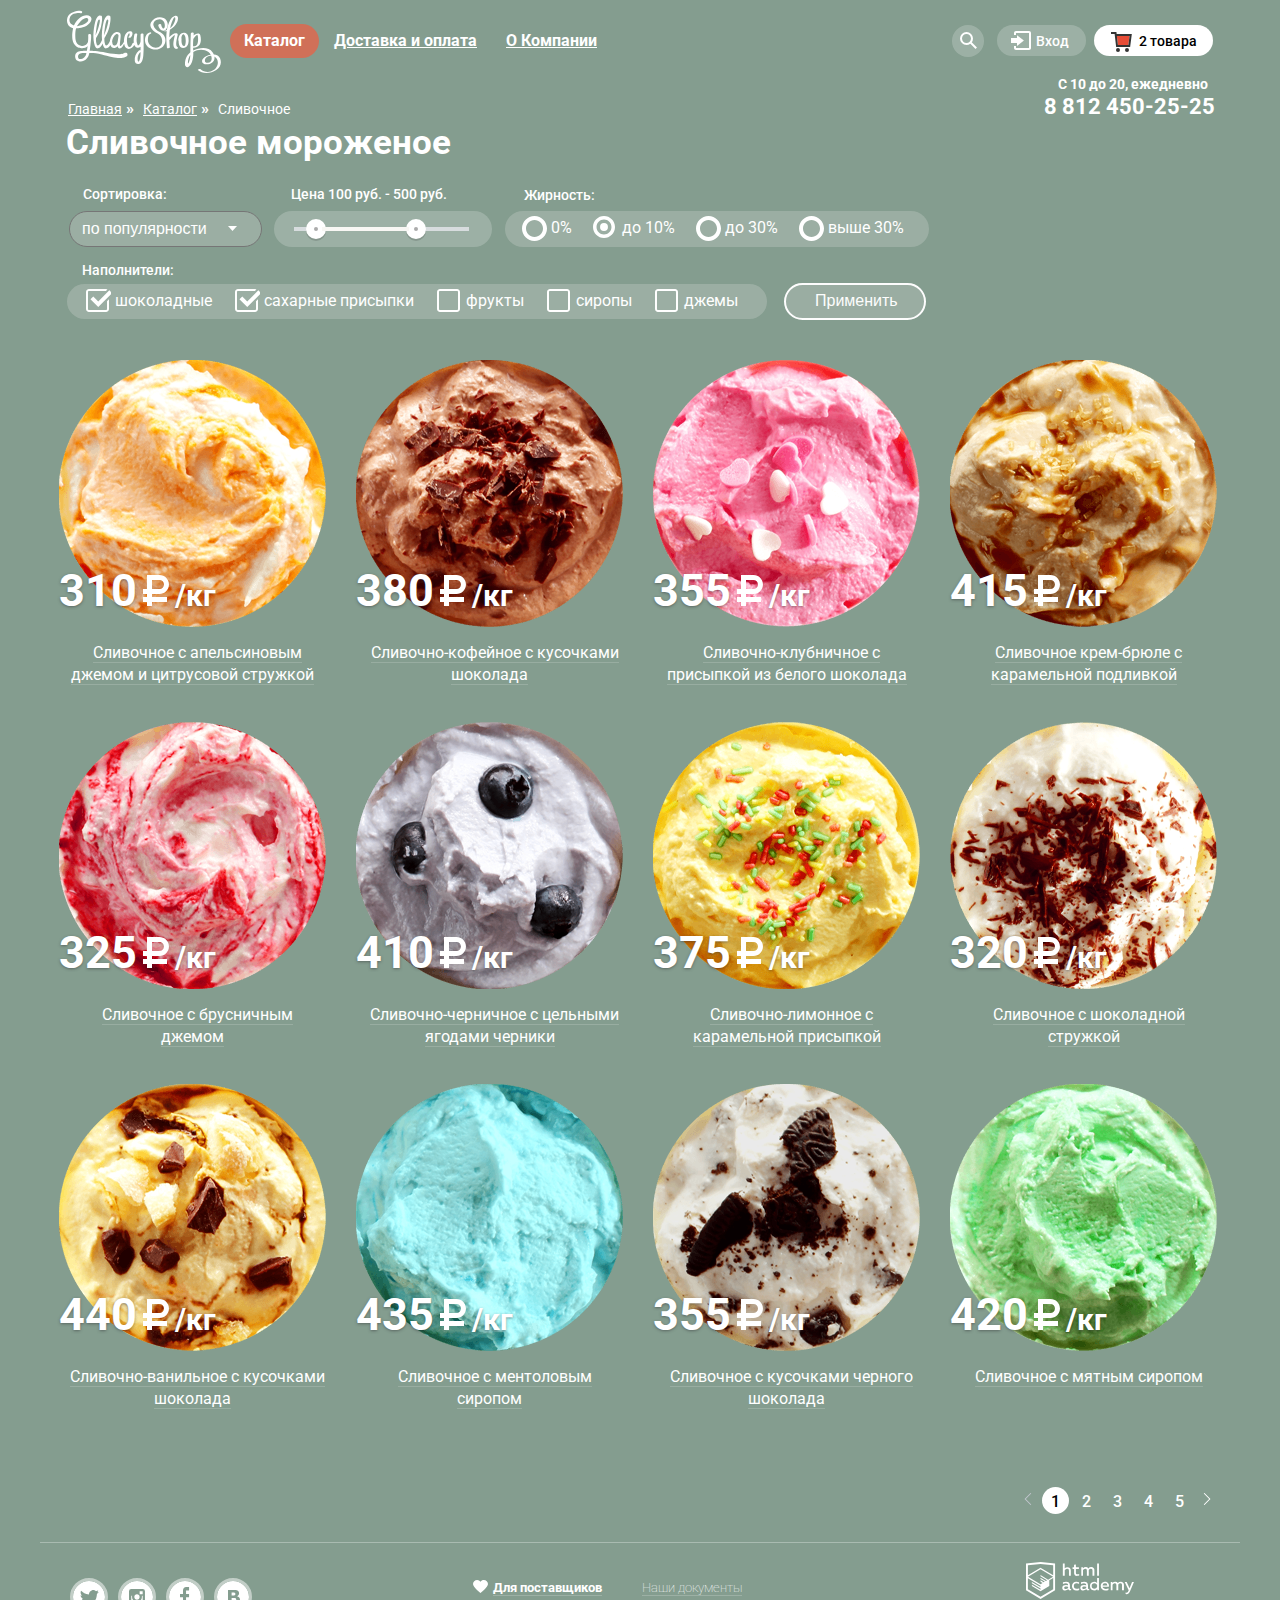
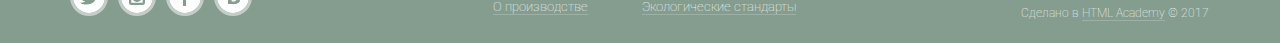
<file: content.html>
<!DOCTYPE html>
<html lang="ru">
  <head>
    <meta charset="UTF-8">
    <title>HTML Academy: Глейси</title>
    <link href="css/normalize.css" rel="stylesheet">
    <link href="https://fonts.googleapis.com/css?family=Roboto:400,500,700&amp;subset=cyrillic" rel="stylesheet">
    <link href="css/style.css" rel="stylesheet">
  </head>
  <body>
    <header class="main-header">
      <nav class="main-nav">
        <a href="index.html" class="main-logo">
        <img src="img/logo.svg" alt="Логотип «Глэйси»" width="154" height="64">
        </a>
        <ul class="site-menu">
          <li>
            <a href="#" class="active-page">Каталог</a>
            <ul class="sub-menu">
              <li class="sub-header">Новинки</li>
              <li><a href="#">Сливочное</a></li>
              <li><a href="#" class="current">Щербеты</a></li>
              <li><a href="#">Фруктовый лед</a></li>
              <li><a href="#">Мелорин</a></li>
            </ul>
          </li>
          <li><a href="#">Доставка и оплата</a></li>
          <li><a href="#">О Компании</a></li>
        </ul>
        <ul class="user-block">
          <li>
            <a href="#" class="search-link"><span class="visually-hidden">Поиск</span></a>
            <form class="search-form" action="#" method="post">
              <input type="search" name="search" id="search-field" value='' placeholder="Что ищем?">
              <label for="search-field" class="search-title">Что ищем?</label>
            </form>
          </li>
          <li>
            <a href="#" class="login-link">Вход</a>
            <form action="#" method="post" class="login-form">
              <input type="text" name="email" value='' id="mail" placeholder="Электронная почта">
              <label for="mail" class="mail-title">Электронная почта</label>
              <input type="password" name="user-pass" value='' id="pass" placeholder="Пароль">
              <label for="pass" class="pass-title">Пароль</label>
              <button type="submit" class="button login-btn">Войти</button>
              <p class="login-password-info">
                <a href="#" class="login-restore">Забыли пароль?</a>
                <a href="#" class="login-registration">Новая регистрация</a>
              </p>
            </form>
          </li>
          <li>
            <a href="#" class="basket-link basket-not-empty">2 товара</a>
            <section class="modal-basket">
              <h3 class="visually-hidden">Корзина с товарами</h3>
              <table>
                <tr class="orange-jam">
                  <td class="item-delete"><span class="visually-hidden">Закрыть</span></td>
                  <td>Пломбир с апельсиновым джемом</td>
                  <td>1.5 кг x <span class="basket-price">200 руб</span></td>
                  <td>300 руб</td>
                </tr>
                <tr class="strawberry-chocolate">
                  <td class="item-delete"><span class="visually-hidden">Закрыть</span></td>
                  <td>Клубничный пломбир с присыпкой из белого шоколада</td>
                  <td>1.5 кг x <span class="basket-price">300 руб</span></td>
                  <td>450 руб</td>
                </tr>
              </table>
              <b class="basket-total">Итого: 750 руб.</b>
              <button type="submit" class="button order-btn">Оформить заказ</button>
            </section>
          </li>
        </ul>
      </nav>
      <p class="contact-info">
        <span>С 10 до 20, ежедневно</span><br>
        <span>8 812 450-25-25</span>
      </p>
    </header>
    <main class="main-content">
      <ul class="breadcrumbs">
        <li><a href="index.html">Главная</a> »</li>
        <li><a href="#">Каталог</a> »</li>
        <li><a class="breadcrumbs-current">Сливочное</a></li>
      </ul>
      <h1 class="content-title">Сливочное мороженое</h1>
      <section class="sorting">
        <h2 class="visually-hidden">Сортировка</h2>
        <form action="#" method="get" class="sorting-form">
          <div class="sorting-select">
            <label>
              Сортировка:
              <select name="sorting-options">
                <option value="popularity" selected>по популярности</option>
                <option value="low-price">сначала не дорогие</option>
                <option value="up-price">сначала дорогие</option>
                <option value="fat">по жирности</option>
              </select>
            </label>
          </div>
          <div class="sorting-range">
            <b>Цена 100 руб. - 500 руб.</b>
            <div class="range-wrapper">
              <div class="range-line"></div>
              <span class="min-toogle"></span>
              <span class="max-toogle"></span>
            </div>
          </div>
          <div class="sorting-fat">
            <strong>Жирность:</strong>
            <div class="fat-wrapper">
              <label class="control radio">
              <input type="radio" name="fat" value="0" id="zero">
              <span class="control-indicator"></span>
              0%
              </label>
              <label class="control radio">
              <input type="radio" name="fat" value="10" id="ten" checked>
              <span class="control-indicator"></span>
              до 10%
              </label>
              <label class="control radio">
              <input type="radio" name="fat" value="30" id="lessthirty">
              <span class="control-indicator"></span>
              до 30%
              </label>
              <label class="control radio">
              <input type="radio" name="fat" value="30plus" id="morethirty">
              <span class="control-indicator"></span>
              выше 30%
              </label>
            </div>
          </div>
          <div class="sorting-fill">
            <strong>Наполнители:</strong>
            <div class="fill-wrapper">
              <label class="control specials">
              <input type="checkbox" name="filling" value="choco" id="chocolate" checked>
              <span class="control-indicator"></span> шоколадные
              </label>
              <label class="control specials">
              <input type="checkbox" name="filling" value="saxar" id="shugar" checked>
              <span class="control-indicator"></span> сахарные присыпки
              </label>
              <label class="control specials">
              <input type="checkbox" name="filling" value="frukt" id="fruit">
              <span class="control-indicator"></span> фрукты
              </label>
              <label class="control specials">
              <input type="checkbox" name="filling" value="sirop" id="syrup">
              <span class="control-indicator"></span> сиропы
              </label>
              <label class="control specials">
              <input type="checkbox" name="filling" value="djem" id="jam">
              <span class="control-indicator"></span> джемы
              </label>
            </div>
          </div>
          <button type="submit" class="sorting-btn button">Применить</button>
        </form>
      </section>
      <section class="filters">
        <h2 class="visually-hidden">Товары</h2>
        <article class="catalog-item">
          <h3 class="visually-hidden">Сливочное мороженное</h3>
          <img src="img/310.png" alt="Сливочное мороженное" width="267" height="267">
          <p class="product-price">310<span class="product-weight">/кг</span></p>
          <p class="product-info">
            <a href="#"> Сливочное с апельсиновым джемом и цитрусовой стружкой</a>
          </p>
          <a href="#" class="button btn-hover">Быстрый просмотр</a>
        </article>
        <article class="catalog-item">
          <h2 class="visually-hidden">Сливочно-кофейное</h2>
          <img src="img/380.png" alt="Сливочно-кофейное" width="267" height="267">
          <p class="product-price">380<span class="product-weight">/кг</span></p>
          <p class="product-info">
            <a href="#"> Сливочно-кофейное с кусочками шоколада</a>
          </p>
          <a href="#" class="button btn-hover">Быстрый просмотр</a>
        </article>
        <article class="catalog-item">
          <h2 class="visually-hidden">Сливочно-клубничное</h2>
          <img src="img/355.png" alt="Сливочно-клубничное" width="267" height="267">
          <p class="product-price">355<span class="product-weight">/кг</span></p>
          <p class="product-info">
            <a href="#"> Сливочно-клубничное с присыпкой из белого шоколада</a>
          </p>
          <a href="#" class="button btn-hover">Быстрый просмотр</a>
        </article>
        <article class="catalog-item">
          <h2 class="visually-hidden">Сливочное крем-брюле</h2>
          <img src="img/415.png" alt="Сливочное крем-брюле" width="267" height="267">
          <p class="product-price">415<span class="product-weight">/кг</span></p>
          <p class="product-info">
            <a href="#"> Сливочное крем-брюле с карамельной подливкой</a>
          </p>
          <a href="#" class="button btn-hover">Быстрый просмотр</a>
        </article>
        <article class="catalog-item">
          <h2 class="visually-hidden">Сливочное с брусничным джемом</h2>
          <img src="img/325.png" alt="Сливочное с брусничным джемом" width="267" height="267">
          <p class="product-price">325<span class="product-weight">/кг</span></p>
          <p class="product-info">
            <a href="#">Сливочное с брусничным джемом</a>
          </p>
          <a href="#" class="button btn-hover">Быстрый просмотр</a>
        </article>
        <article class="catalog-item">
          <h2 class="visually-hidden">Сливочное-черничное</h2>
          <img src="img/410.png" alt="Сливочно-черничное с цельными ягодами" width="267" height="267">
          <p class="product-price">410<span class="product-weight">/кг</span></p>
          <p class="product-info">
            <a href="#">Сливочно-черничное с цельными ягодами черники </a>
          </p>
          <a href="#" class="button btn-hover">Быстрый просмотр</a>
        </article>
        <article class="catalog-item">
          <h2 class="visually-hidden">Сливочно-лимонное</h2>
          <img src="img/375.png" alt="Сливочно-лимонное" width="267" height="267">
          <p class="product-price">375<span class="product-weight">/кг</span></p>
          <p class="product-info">
            <a href="#">Сливочно-лимонное с карамельной присыпкой</a>
          </p>
          <a href="#" class="button btn-hover">Быстрый просмотр</a>
        </article>
        <article class="catalog-item">
          <h2 class="visually-hidden">Сливочное с шоколадной стружкой</h2>
          <img src="img/320.png" alt="Сливочное с шоколадной стружкой" width="267" height="267">
          <p class="product-price">320<span class="product-weight">/кг</span></p>
          <p class="product-info">
            <a href="#">Сливочное с шоколадной стружкой</a>
          </p>
          <a href="#" class="button btn-hover">Быстрый просмотр</a>
        </article>
        <article class="catalog-item">
          <h2 class="visually-hidden">Сливочно-ванильное</h2>
          <img src="img/440.png" alt="Сливочно-ванильное с кусочками шоколада" width="267" height="267">
          <p class="product-price">440<span class="product-weight">/кг</span></p>
          <p class="product-info">
            <a href="#">Сливочно-ванильное с кусочками шоколада</a>
          </p>
          <a href="#" class="button btn-hover">Быстрый просмотр</a>
        </article>
        <article class="catalog-item">
          <h2 class="visually-hidden">Сливочное c ментоловым сиропом</h2>
          <img src="img/435.png" alt="Сливочноe с ментоловым сиропом" width="267" height="267">
          <p class="product-price">435<span class="product-weight">/кг</span></p>
          <p class="product-info">
            <a href="#">Сливочноe с ментоловым сиропом</a>
          </p>
          <a href="#" class="button btn-hover">Быстрый просмотр</a>
        </article>
        <article class="catalog-item">
          <h2 class="visually-hidden">Сливочное с кусочками шоколада</h2>
          <img src="img/355-black-chocolate.png" alt="Сливочное с кусочками черного шоколада" width="267" height="267">
          <p class="product-price">355<span class="product-weight">/кг</span></p>
          <p class="product-info">
            <a href="#">Сливочное с кусочками черного шоколада</a>
          </p>
          <a href="#" class="button btn-hover">Быстрый просмотр</a>
        </article>
        <article class="catalog-item">
          <h2 class="visually-hidden">Сливочное с мятным сиропом</h2>
          <img src="img/420.png" alt="Сливочное с мятным сиропом" width="267" height="267">
          <p class="product-price">420<span class="product-weight">/кг</span></p>
          <p class="product-info">
            <a href="#">Сливочное с мятным сиропом</a>
          </p>
          <a href="#" class="button btn-hover">Быстрый просмотр</a>
        </article>
      </section>
      <ul class="pagination-list">
        <li class="page-down"></li>
        <li class="pagination-item"><a class="pagination-item-current">1</a></li>
        <li class="pagination-item"><a href="#">2</a></li>
        <li class="pagination-item"><a href="#">3</a></li>
        <li class="pagination-item"><a href="#">4</a></li>
        <li class="pagination-item"><a href="#">5</a></li>
        <li class="page-up"></li>
      </ul>
    </main>
    <footer class="page-footer">
      <div class="footer-social">
        <a href="#" class="social-btn social-btn-tw"></a>
        <a href="#" class="social-btn social-btn-insta"></a>
        <a href="#" class="social-btn social-btn-fb"></a>
        <a href="#" class="social-btn social-btn-vk"></a>
      </div>
      <nav class="footer-nav">
        <ul>
          <li><a href="#" class="bold">Для поставщиков</a></li>
          <li><a href="#">О производстве</a></li>
        </ul>
        <ul>
          <li><a href="#">Наши документы</a></li>
          <li><a href="#">Экологические стандарты</a></li>
        </ul>
      </nav>
      <div class="footer-authors">
        <img src="img/logo-htmlacademy.svg" alt="HTML Academy" width="108" height="39">
        <p>Сделано в <a href="#">HTML Academy</a> © 2017</p>
      </div>
    </footer>
  </body>
</html>
</file>
<file: css/style.css>
html, body {
  padding: 0;
  margin: 0;
  font-family: "Roboto", Tahoma, sans-serif;
  font-size: 16px;
  font-weight: 700;
  line-height: 18px;
  color: #ffffff;
  background: #849d8f;
}


/* Глобальные стили */

.site-wrapper {
  min-width: 1200px;
  min-height: 100px;
  background: #849d8f;
  -webkit-transition: background ease-in-out .5s;
	-moz-transition: background ease-in-out .5s;
	-o-transition: background ease-in-out .5s;
	transition: background ease-in-out .5s;
}

.site-wrapper::before,
.site-wrapper::after {
  content: "";
  visibility: hidden;
}

.site-wrapper::before,
.site-wrapper::after {
  background-image: url("../img/slider-image-1.png") no-repeat;
}

.site-wrapper::after {
  background-image: url("../img/slider-image-2.png") no-repeat;
}

.main-header,
.main-content,
.page-footer,
.content-wrapper {
  width: 1200px;
  margin: 0 auto;
}

.visually-hidden {
  position: absolute;
  width: 1px;
  height: 1px;
  margin: -1px;
  border: 0;
  padding: 0;
  clip: rect(0 0 0 0);
  overflow: hidden;
}

:focus::-webkit-input-placeholder {color: transparent}   /*Скрываем плэйсхолдер в фокусе */
:focus::-moz-placeholder          {color: transparent}
:focus:-moz-placeholder           {color: transparent}
:focus:-ms-input-placeholder      {color: transparent}

input::-webkit-input-placeholder { color: #999999; font-size: 16px;}
textarea::-webkit-input-placeholder { color: #999999; font-size: 16px;}
input::-moz-placeholder { color: #999999; font-size: 16px;}
textarea::-moz-placeholder { color: #999999; font-size: 16px;}


/* Базовые стили для всех кнопок */


.button {
  display: inline-block;
  color: inherit;
  background-image: linear-gradient( 90deg, rgb(238,93,62) 0%, rgb(236,89,60) 100%);
  opacity: 0.988;
  text-decoration: none;
  vertical-align: top;
  box-shadow: 0px 2px 2px 0px rgba(172, 16, 0, 0.64);
  border: none;
}

.button:hover {
  background-image: linear-gradient( 90deg, rgb(240,121,99) 0%, rgb(240,121,99) 100%);
  box-shadow: 0px 2px 2px 0px rgb(172, 16, 0);
}

.button:active {
  background-image: linear-gradient( 90deg, rgb(242,104,67) 0%, rgb(231,74,53) 100%);
  box-shadow: inset 0px 2px 2px 0px rgb(148, 39, 24);
  outline: none;
}


/* Хедер*/


.main-nav {
  display: flex;
}

.main-logo {
  margin: 10px 0 0 27px;
}


/* Меню сайта  */


.site-menu {
  width: 500px;
  margin: 24px 182px 0 9px;
  padding: 0;
  list-style: none;
  white-space: nowrap;
}

.site-menu li {
  position: relative;
  display: inline-block;
  padding-bottom: 4px;
}

.site-menu a {
  display: block;
  margin-right: -3px;
  padding: 8px 14px 8px 14px;
  color: inherit;
  border-radius: 25px;
}

.site-menu a:hover {
  color: #323232;
  background-color: #ffffff;
  text-decoration: none;
}

.site-menu a:active {
  background-color: rgba(248, 247, 244, 0.988);
  box-shadow: inset 0px 2px 2px 0px rgba(0,0,0,0.75);
}

.site-menu > li:hover .sub-menu {
  display: block;
}

.active-page {
  background: #d07058;
  text-decoration: none;
}

.site-menu .active-page:hover {
  color: inherit;
  background: #d07058;
  text-decoration: none;
}


/* Подменю */


.sub-menu {
  position: absolute;
  top: 39px;
  left: -6px;
  z-index: 500;
  display: none;
  width: 143px;
  margin: 0;
  padding: 0;
  background: #f8f7f4;
  border-radius: 5px;
  box-shadow: 0px 20px 20px 0px rgba(0, 0, 0, 0.4);
}

.sub-menu li {
  display: block;
}

.sub-menu a {
  margin: 0;
  font-size: 14px;
  font-weight: 400;
  line-height: 16px;
  color: #323232;
  text-decoration: none;
}

.sub-menu a:hover {
  background: #fbded7;
  border-radius: 0;
}

.sub-menu a:active {
  background: #f6b5a5;
  box-shadow: none;
}

.sub-menu .sub-header {
  padding: 10px 0  11px 20px;
  font-size: 14px;
  line-height: 16px;
  color: #323232;
  border-bottom: 1px solid #d1d0ce;
}

.sub-menu .current {
  color: #ffffff;
  background-color: #d07058;
  border-radius: 0;
}

.sub-menu .current:hover {
  color: #ffffff;
  border-radius: 0;
  background-color: #d07058;
}


/* Блок пользователя */


.user-block {
  display: flex;
  margin-top: 25px;
  list-style: none;
}

.user-block li {
  position: relative;
  margin-right: 3px;
  padding-bottom: 5px;
}

.user-block li:hover .search-form,
.user-block li:hover .login-form,
.user-block li:hover .modal-basket {
  display: block;
}

.search-link {
  display: block;
  width: 32px;
  height: 32px;
  margin-right: 10px;
  background: rgba(255, 255, 255, 0.2) url("../img/loupe.svg") no-repeat 8px 7px;
  border-radius: 50%;
}

.search-link:hover {
  background: #ffffff url("../img/loupe-hover.svg") no-repeat 8px 7px;
  cursor: pointer;
}

.login-link {
  display: block;
  width: 67px;
  height: 22px;
  margin-right: 5px;
  padding: 8px 0 1px 22px;
  font-size: 14px;
  font-weight: 500;
  line-height: 16px;
  color: inherit;
  background: rgba(255, 255, 255, 0.2) url("../img/entrance.svg") no-repeat 14px 6px;
  border-radius: 25px;
  text-align: center;
  text-decoration: none;
}

.login-link:hover {
  background: #ffffff url("../img/entrance-hover.svg") no-repeat 14px 7px;
  color: #000000;
  cursor: pointer;
}

.basket-link {
  position: relative;
  display: block;
  width: 110px;
  height: 22px;
  padding: 8px 0 1px 10px;
  font-size: 14px;
  font-weight: 500;
  line-height: 16px;
  color: #ffffff;
  text-align: center;
  background: rgba(255, 255, 255, 0.2) url("../img/basket.svg") no-repeat 17px 6px;
  text-decoration: none;
  border-radius: 25px;
}

.basket-link:hover {
  background: #ffffff url("../img/basket-hover.svg") no-repeat 17px 7px;
  color: #000000;
  cursor: pointer;
}

.basket-not-empty {
  width: 90px;
  padding-left: 29px;
  color: #000000;
  background: #ffffff url(../img/basket-red.svg) no-repeat 17px 7px;
}

.basket-not-empty:hover {
  background: #ffffff url("../img/basket-red.svg") no-repeat 17px 7px;
}


 /* Форма поиска */


.search-form {
  position: absolute;
  top: 39px;
  left: -308px;
  z-index: 501;
  display: none;
  background-color: #f8f7f4;
  border-radius: 6px;
  box-shadow: 0px 20px 20px 0px rgba(0, 0, 0, 0.4);
}

.search-form input {
  width: 310px;
  margin: 20px 15px 20px 15px;
  padding: 11px;
  border-radius: 5px;
  border: 1px solid #e5e5e3;
}

.search-form input:hover {
  padding: 10px;
  border: 2px solid #c7c6c5;
}

.search-form input:focus {
  padding: 10px;
  border: 2px solid #5b9ddf;
  outline: none;
}

.search-form label {
  position: absolute;
  left: 20px;
  top: 6px;
  display: none;
}

.search-form input:focus + label {
  display: block;
  font-size: 11px;
  font-weight: 400;
  line-height: 13px;
  color: #5b9ddf;
}


/* Форма входа */


.login-form {
  position: absolute;
  top: 39px;
  left: -188px;
  z-index: 555;
  display: none;
  background: #f8f7f4;
  border-radius: 6px;
  box-shadow: 0px 20px 20px 0px rgba(0, 0, 0, 0.4);
}

.login-form input {
  margin: 20px 17px 0 19px;
  padding: 11px;
  width: 220px;
  border-radius: 5px;
  border: 1px solid #e5e5e3;
}

.login-form input:hover {
  border: 2px solid #c7c6c5;
  padding: 10px;
}

.login-form input:focus {
  padding: 10px;
  border: 2px solid #5b9ddf;
  outline: none;
}

.login-form .mail-title {
  position: absolute;
  top: 6px;
  left: 26px;
  display: none;
}

.login-form .pass-title {
  position: absolute;
  top: 68px;
  left: 26px;
  display: none;
}

.login-form input:focus + label {
  display: block;
  font-size: 11px;
  font-weight: 400;
  line-height: 13px;
  color: #5b9ddf;
}

.login-btn {
  margin: 21px 0 21px 19px;
  padding: 10px 24px 10px 24px;
  font-size: 18px;
  line-height: 24px;
  border-radius: 25px;
  outline: none;
  cursor: pointer;
}

.login-password-info {
  display: block;
  float: right;
  margin: 23px 21px 0 0;
}

.login-password-info a:hover {
    color: #e84d37;
}

.login-password-info a {
    display: block;
    font-size: 13px;
    font-weight: 500;
    line-height: 22px;
    color: #323232;
}


/* Корзина с товарами */


.modal-basket {
  position: absolute;
  right: 0;
  top: 39px;
  z-index: 555;
  display: none;
  width: 540px;
  font-weight: 400;
  font-size: 13px;
  line-height: 16px;
  color: #323232;
  background: #f8f7f4;
  border-radius: 6px;
  box-shadow: 0px 20px 20px 0px rgba(0, 0, 0, 0.4);
}

.modal-basket table {
  margin-top: 16px;
  border-collapse: collapse;
}

.modal-basket .item-delete {
  padding-left: 39px;
  background: url("../img/cross-small.svg") no-repeat 20px;
}

.modal-basket td:nth-child(2) {
  width: 230px;
  padding: 10px 10px 10px 48px;
}

.modal-basket td:nth-child(3) {
  width: 123px;
  padding-left: 5px;
}

.orange-jam td:nth-child(2) {
  padding-top: 12px;
  background: url("../img/300-mini.png") no-repeat;
}

.orange-jam td:nth-child(3) {
  padding-top: 7px;
}

.orange-jam td:nth-child(4) {
  padding-top: 6px;
}

.strawberry-chocolate td:nth-child(2) {
  padding-top: 27px;
  background: url("../img/450-mini.png") no-repeat 0;
}

.strawberry-chocolate td:nth-child(3) {
  padding-top: 5px;
}

.strawberry-chocolate td:nth-child(4) {
  padding-top: 5px;
}

.basket-total {
  float: right;
  margin: 23px 14px 0 0;
  font-size: 15px;
  line-height: 18px;
  color: #323232;
}

.basket-total::before {
  position: absolute;
  left: 15px;
  top: 130px;
  width: 510px;
  height: 1px;
  background-color: #cacac7;
  content: "";
}

.order-btn {
  float: right;
  margin: 54px -108px 22px 0;
  padding: 10px 18px 10px 18px;
  font-size: 18px;
  line-height: 24px;
  color: #ffffff;
  border-radius: 25px;
  cursor: pointer;
}

.basket-price {
  color: #999999;
}


/* Контактная информация в хедере */


.contact-info {
  float: right;
  margin: -3px 25px 0 0;
}

.contact-info span:first-child {
  margin-left: 14px;
  font-size: 14px;
  line-height: 16px;
}

.contact-info span:last-child {
  font-size: 22px;
  line-height: 27px;
}


/* Промо карточки */


.promo-wrapper {
  display: flex;
  justify-content: space-between;
  margin: 38px 28px 20px 26px;
}

.promo-title {
  margin: 18px 0 14px 18px;
  font-size: 35px;
  line-height: 41px;
}

.promo-card {
  width: 560px;
  border-radius: 20px;
}

.promo-card p {
  margin: 0 16px 0 20px;
  font-size: 18px;
  line-height: 22px;
}

.promo-card__malinka {
  background: #a64864 url("../img/malinka.jpg") no-repeat;
}

.promo-card__chocolate {
  background: #79451e url("../img/chocolate.png") no-repeat;
}

.btn-rawsberry {
  margin: 44px 0 23px 374px;
  padding: 14px 22px 14px 22px;
  font-size: 18px;
  border-radius: 23px;
}

.btn-chocolate {
  margin: 44px 0 0 350px;
  padding: 14px 22px 14px 22px;
  font-size: 18px;
  border-radius: 23px;
}


/* Слайдер */


.slider {
  position: relative;
}

.slider label {
  display: inline-block;
  width: 17px;
  height: 17px;
  margin-right: 8px;
  vertical-align: top;
  background: transparent;
  border: 2px solid #ffffff;
  border-radius: 50%;
  cursor: pointer;
  -webkit-transition: background ease-in-out .5s;
	-moz-transition: background ease-in-out .5s;
	-o-transition: background ease-in-out .5s;
	transition: background ease-in-out .5s;
}

.slider-controls {
  position: absolute;
  bottom: 25px;
  left: 28px;
  z-index: 20;
  font-size: 0;
}

body > input[type="radio"] {
  display: none;
}

.slide {
  display: none;
}

#btn-1:checked ~ .site-wrapper #slide1,
#btn-2:checked ~ .site-wrapper #slide2,
#btn-3:checked ~ .site-wrapper #slide3 {
  display: block;
}

#btn-1:checked ~ .site-wrapper label[for="btn-1"],
#btn-2:checked ~ .site-wrapper label[for="btn-2"],
#btn-3:checked ~ .site-wrapper label[for="btn-3"] {
  background: #ffffff;
}

#btn-1:checked ~ .site-wrapper {
  background: url('../img/slider-image-1.png') no-repeat top center;
}

#btn-2:checked ~ .site-wrapper {
  background: #8996a6 url("../img/slider-image-2.png") no-repeat top center;
}

#btn-3:checked ~ .site-wrapper {
  background: #9d8b84 url("../img/slider-image-3.png") no-repeat top center;
}

.slide-title {
  width: 700px;
  margin: 316px 0 0 249px;
  font-size: 60px;
  line-height: 60px;
  text-align: center;
}

.slider-button {
  margin: 32px 0px 0px 460px;;
  padding: 11px 40px 10px 42px;
  font-size: 32px;
  line-height: 44px;
  border-radius: 40px;
  text-shadow: 0px 2px 5px rgba(160, 32, 11, 0.76);
}

/* Товары */


.product-wrapper {
  display: flex;
  margin: 34px -16px -44px 12px;
}

.product-card {
  position: relative;
  width: 267px;
  padding: 6px 13px 65px 13px;
}

.product-card:hover {
  border-radius: 5px;
  background-color: rgba(248, 247, 244, 0.2);
  box-shadow: 0px 20px 20px 0px rgba(0, 0, 0, 0.4);
}

.product-card::before {
  position: absolute;
  display: block;
  width: 61px;
  height: 61px;
  content: '';
  background: url("../img/hit.svg");
}

.product-price {
  position: absolute;
  bottom: 103px;
  font-size: 45px;
  line-height: 45px;
  text-shadow: 0px 1px 3px rgba(49, 50, 53, 0.5);
}

.product-weight {
  margin-left: 38px;
  font-size: 30px;
  line-height: 45px;
  text-shadow: 0px 1px 3px rgba(49, 50, 53, 0.5);
}

.product-info {
  display: inline-block;
  margin-top: 11px;
  vertical-align: top;
  text-align: center;
}

.product-info a {
  margin-left: 10px;
  font-weight: 400;
  line-height: 22px;
  color: inherit;
  text-decoration: none;
  border-bottom: 1px solid rgba(157, 177, 165, 0.8);
}

.product-card::after {
  position: absolute;
  bottom: 155px;
  left: 95px;
  display: block;
  width: 30px;
  height: 35px;
  content: '';
  background: url("../img/ruble.svg") no-repeat;
}

.btn-hover {
  position: absolute;
  display: none;
  margin-left: 35px;
  padding: 10px 15px 10px 15px;
  font-size: 18px;
  line-height: 24px;
  border-radius: 23px;
  text-align: center;
}

.product-card:hover .btn-hover {
  display: block;
}


/* Вафелька */


.features {
  margin: 0 27px 41px 27px;
  padding-bottom: 6px;
  border-radius: 16px;
  background: #e7d9bf url("../img/vaflya.png") no-repeat;
}

.features-title {
  display: inline-block;
  margin: 24px 0 0 22px;
  font-size: 24px;
  line-height: 30px;
  font-weight: 500;
  color: #323232;
  vertical-align: top;
  color: #323232;
}

.features-item {
  position: relative;
  display: inline-block;
  width: 477px;
  padding: 7px 0 0 76px;
  font-weight: 400;
  line-height: 22px;
  color: #323232;
}

.item-creating::before {
  position: absolute;
  left: 19px;
  top: -7px;
  display: block;
  width: 49px;
  height: 49px;
  background: url("../img/ice-cream.svg") no-repeat;
  content:"";
}

.item-buying {
  padding-left: 88px;
}

.item-buying::before {
  position: absolute;
  left: 28px;
  top: -7px;
  display: block;
  width: 49px;
  height: 49px;
  content:"";
  background: url("../img/cow.svg") no-repeat;
}

.item-cooking {
  margin-top: -1px;
}

.item-cooking::before {
  position: absolute;
  left: 21px;
  top: -7px;
  display: block;
  width: 49px;
  height: 49px;
  content:"";
  background: url("../img/eco.svg") no-repeat;
}

.item-delivery {
  margin-top: 0;
  padding-left: 88px;
  vertical-align: top;
}

.item-delivery::before {
  position: absolute;
  left: 28px;
  top: -7px;
  display: block;
  width: 49px;
  height: 49px;
  content:"";
  background: url("../img/thermometer.svg") no-repeat;
}


/* Еще промо карточки */



.subscribe-wrapper {
  display: flex;
  justify-content: space-around;
}

.promo-strawberry {
  margin-left: 11px;
  border-right: 15px;
  background: #ffffff url("../img/strawberry.png") no-repeat;
}

.promo-strawberry b {
  display: inline-block;
  padding: 24px 0 0 21px;
  font-size: 16px;
  font-weight: 500;
  line-height: 22px;
  color: #323232;
  vertical-align: top;
}

.promo-strawberry a {
  text-decoration: none;
}

.promo-strawberry p {
  width: 290px;
  padding-top: 3px;
  font-size: 24px;
  line-height: 30px;
  color: #323232;
  text-decoration: underline;
}

.promo-strawberry p:hover {
  color: #e84d37;
}

.promo-subscribe {
  position: relative;
  width: 548px;;
  margin-right: 13px;
  background: #f8f7f4;
  border: 5px solid transparent;
  border-radius: 16px;
  border-image: url("../img/pochta-border.png") 6;
}

.promo-subscribe p {
  margin: 29px 0 0 20px;
  font-size: 16px;
  font-weight: 400;
  line-height: 22px;
  color: #5a5a5a;
}

.subscribe-form {
  margin: 36px 0 37px 20px;
}

.subscribe-form input {
  width: 343px;
  padding: 8px 8px 8px 12px;
  line-height: 22px;
  border-radius: 5px;
  outline: none;
  border: 1px solid #e5e5e3;
}

.subscribe-form input:hover {
  padding: 7px 7px 7px 11px;
  border: 2px solid #c7c6c5;
}

.subscribe-form input:focus {
  padding: 7px 7px 7px 11px;
  border: 2px solid #5b9ddf;
  outline: none;
}

.subscribe-form label {
  position: absolute;
  top: 112px;
  left: 34px;
  display: none;
}

.subscribe-form input:focus + label {
  display: block;
  font-size: 11px;
  font-weight: 400;
  line-height: 13px;
  color: #5b9ddf;
}

.subscribe-form .button {
  margin-left: 10px;
  padding: 10px 18px 10px 18px;
  font-size: 18px;
  border-radius: 26px;
  border: none;
  outline: none;
  cursor: pointer;
}


/* Форма обратной связи */

.modal-feedback {
  position: fixed;
  top: 200px;
  left: 710px;
  z-index: 557;
  display: none;
  width: 480px;
  height: 415px;
  padding-top: 20px;
  background: #f8f7f4;
  border-radius: 10px;
  box-shadow: 0px 20px 20px 0px rgba(0, 0, 0, 0.4);
}

.modal-feedback b {
  margin-left: 26px;
  font-size: 24px;
  font-weight: 500;
  line-height: 28px;
  color: #323232;
}

.modal-feedback form {
  margin-top: 10px;
}

.modal-feedback input {
  width: 200px;
  margin: 20px 60px 0 24px;
  padding: 10px;
  border-radius: 5px;
  border: 1px solid #e5e5e3;
}

.modal-feedback input:hover {
  padding: 9px;
  border: 2px solid #c7c6c5;
}

.modal-feedback input:focus {
  padding: 9px;
  border: 2px solid #5b9ddf;
  outline: none;
}

.modal-feedback input:focus + label {
  display: block;
  font-size: 11px;
  font-weight: 400;
  line-height: 13px;
  color: #5b9ddf;
}

.modal-mail  {
  position: absolute;
  top: 123px;
  left: 36px;
  display: none;
}

.user-name {
  position: absolute;
  top: 63px;
  left: 36px;
  display: none;
}

.modal-feedback textarea {
  margin: 20px 0 20px 24px;
  padding: 10px;
  font-size: 16px;
  font-weight: 400;
  line-height: 24px;
  color: #999999;
  border-radius: 5px;
  border: 1px solid #e5e5e3;
}

.modal-feedback textarea:hover {
  border: 2px solid #c7c6c5;
  padding: 9px;
}

.modal-feedback textarea:focus {
  padding: 9px;
  border: 2px solid #5b9ddf;
  outline: none;
}

.modal-feedback textarea:focus + label {
  display: block;
  font-size: 11px;
  font-weight: 400;
  line-height: 13px;
  color: #5b9ddf;
}

.user-feedback {
  position:absolute;
  top: 184px;
  left: 36px;
  display: none;
}

.modal-feedback-btn {
  margin-left: 23px;
  padding: 10px 18px 10px 18px;
  font-size: 18px;
  line-height: 24px;
  border-radius: 25px;
  cursor: pointer;
  border: none;
}

.modal-close {
  position: absolute;
  right: 17px;
  width: 18px;
  height: 17px;
  font-size: 0;
  border: 0;
  outline: 0;
  cursor: pointer;
  background-color: transparent;

}

.modal-close::before {
  position: absolute;
  top: -1px;
  right: 2px;
  width: 18px;
  height: 17px;
  content: "";
  background: url(../img/cross-big.svg) no-repeat;
}

.modal-content-show {
  display: block;
  animation: bounce 0.6s;
}


/* Анимация */


@keyframes bounce {
  0%   {transform: translateY(-2000px); }
  70%  {transform: translateY(30px);    }
  90%  {transform: translateY(-10px);   }
  100% {transform: translateY(0);       }
}

@keyframes shake {
  0%, 100%                {transform: translateX(0);      }
  10%, 30%, 50%, 70%, 90% {transform: translateX(-10px);  }
  20%, 40%, 60%, 80%      {transform: translateX(10px);   }
}


/* Черный фон при открытии модального окна обратной связи  */


.modal-overlay{
  position: fixed;
  top: 0;
  left: 0;
  z-index: 556;
  display: none;
  width: 100%;
  height: 100%;
  background: rgba(0, 0, 0, 0.6);
}

.modal-overlay-show {
  display: block;
}


/* Карта */


.map-wrapper {
  position: relative;
}

.site-map {
  height: 430px;
  width: 100%;
  margin-top: 40px;
  background: url("../img/shadow.png") no-repeat 305px 170px,
              url("../img/pin.svg") no-repeat 267px 137px,
              url("../img/map.jpg");
}

.adress {
  position: absolute;
  right: 12px; /* Специально подвинул чтоб не мешал карте */
  z-index: 20;
  float: right;
  width: 275px;
  height: 300px;
  margin: 61px 29px 0 0;
  padding-left: 25px;
  color: #323232;
  background: #fefefe;
  border-radius: 16px;
}

.adress p {
  margin-top: 27px;
  font-size: 14px;
  font-weight: 400;
  line-height: 22px;
}

.adress b {
  font-size: 18px;
  line-height: 24px;
}

.adress .map-adress {
  display: inline-block;
  margin-bottom: 19px;
  vertical-align: top;
}

.feedback-btn {
  margin: 10px 0 0 2px;
  padding: 10px 26px 10px 26px;
  font-size: 18px;
  line-height: 24px;
  color: #ffffff;
  border-radius: 22px;
}


/* Футер */


.page-footer {
  display: flex;
  justify-content: space-between;
  min-height: 100px;
  border-top: 1px solid #a9bbb1;
}

.footer-social {
  display: flex;
  margin-left: 30px;
}

.footer-social ul {
  padding: 0;
  margin: 0;
  list-style: none;
}

.social-btn {
  height: 32px;
  width: 32px;
  margin: 35px 10px 0 0;
  border: 3px solid #c2cec7;
  border-radius: 50%;
}

.footer-social .social-btn-tw {
  background: url("../img/twitter.svg");
}

.footer-social .social-btn-tw:hover {
  border-color: #dae2de;
  background: url("../img/twitter-hover.svg");
}

.footer-social .social-btn-tw:active {
  background: url("../img/twitter-active.svg");
}

.footer-social .social-btn-insta {
  background: url("../img/instagram.svg")
}

.footer-social .social-btn-insta:hover {
  background: url("../img/insta-hover.svg");
  border-color: #dae2de;
}

.footer-social .social-btn-insta:active {
  background: url("../img/insta-active.svg");
}

.footer-social .social-btn-fb {
  background: url("../img/fb.svg")
}

.footer-social .social-btn-fb:hover {
  background: url("../img/fb-hover.svg");
  border-color: #dae2de;
}

.footer-social .social-btn-fb:active {
  background: url("../img/fb-active.svg");
}

.footer-social .social-btn-vk {
  background: url("../img/vk.svg")

}

.footer-social .social-btn-vk:hover {
  background: url("../img/vk-hover.svg");
  border-color: #dae2de;
}

.footer-social .social-btn-vk:active {
  background: url("../img/vk-active.svg");
}

.footer-nav {
  display: flex;
  margin-right: -37px;
}

.footer-nav ul {
  list-style: none;
  margin-top: 35px;
}

.footer-nav a {
  font-size: 13px;
  font-weight: 100;
  line-height: 18px;
  color: #ffffff;
  text-decoration: none;
  border-bottom: 1px solid rgba(255,255,255, 0.2);

}

.footer-nav a:hover {
  color: #ffbc9e;
  border-bottom: 1px solid #ffbc9e;
}

.footer-nav .bold {
  position: relative;
  font-weight: 700;
}

.footer-nav .bold::before {
  position: absolute;
  top: 0;
  left: -20px;
  display: block;
  width: 15px;
  height: 13px;
  background: url("../img/heart.svg") no-repeat;
  content: '';
}

.footer-authors {
  text-align: center;
  padding-right: 30px;
  padding-top: 18px;
  width: 260px;
}

.footer-authors p {
  margin: 0 0 0 70px;
  font-size: 12px;
  font-weight: 100;
  line-height: 18px;
}

.footer-authors a {
  color: #ffffff;
  border-bottom: 1px solid rgba(254, 254, 254, 0.2);
  text-decoration: none;
}

.footer-authors a:hover {
  color: #ffbc9e;
  border-bottom: 1px solid #ffbc9e;
}




/* Разметка страницы контента */



.breadcrumbs {
  margin: 22px 0 0 28px;
  padding: 0;
  list-style: none;
}

.breadcrumbs li {
  display: inline-block;
  margin-right: 5px;
  vertical-align: top;
}

.breadcrumbs a {
  font-size: 14px;
  font-weight: 400;
  line-height: 16px;
  color: inherit;
}

.breadcrumbs a:hover {
  color: #ffbc9e;
}

.breadcrumbs .breadcrumbs-current:hover {
  color: #ffffff;
}

.content-title {
  margin: 4px 0 19px 26px;
  font-size: 35px;
  line-height: 41px;
}



.sorting-form {
  display: flex;
  flex-wrap: wrap;
  position: relative;
}

.sorting-select {
  position: relative;
  z-index: 1;
  width: 200px;
  margin-left: 29px;
  padding-top: 3px;
}

.sorting-select label {
  margin-left: 14px;
  font-size: 14px;
  font-weight: 500;
  line-height: 16px;
  color: #ffffff;
}

.sorting-select select {
  width: 193px;
  margin-top: 8px;
  padding: 8px 8px 8px 12px;
  color: #ffffff;
  font-size: 16px;
  font-weight: 500;
  line-height: 18px;
  background: rgba(248, 247, 244, 0.2) url(../img/select-arrow.svg) no-repeat 158px 14px;
  border-radius: 25px;
  -webkit-appearance: none;
  /* for FF */
  -moz-appearance: none;
  text-indent: 0.01px;
  text-overflow: '';
  /* for IE */
  -ms-appearance: none;
  appearance: none!important;
}


@-moz-document url-prefix()
{
  .sorting-select select {
    border: none;
  }
}

_:-ms-fullscreen, :root .sorting-select select {
    border: none;
}

.sorting-select select::-ms-expand {
  display: none;
}

.sorting-select select:hover {
  color: #000000;
  background: #ffffff url("../img/select-black.svg") no-repeat 158px 14px;
}

.sorting-select select:hover  option {
  color: #000000;
}

.sorting-select option {
  color: #000000;
}

.sorting-select select:focus {
  outline: none;
  border: 1px solid #8fbdec;
  border-radius: 25px;
}



.sorting-range {
  padding-top: 3px;
  width: 230px;
}

.sorting-range input {
  padding: 8px;
  background-color: rgba(248, 247, 244, 0.2);
  border-radius: 25px;
}

.sorting-range b {
  margin-left: 22px;
  font-size: 14px;
  font-weight: 500;
  line-height: 16px;
  color: inherit;
}

.min-toogle, .max-toogle {
  position: absolute;
  top: 8px;
  left: 32px;
  width: 4px;
  height: 4px;
  border: 8px solid #ffffff;
  background: #ababab;
  cursor: pointer;
  border-radius: 50%;
  box-shadow: 0 2px 0 0 rgba(0, 1, 1, 0.14);
}

.min-toogle:hover, .max-toogle:hover {
  width: 5px;
  height: 5px;
}

.max-toogle {
  left: 132px;
}

.range-line::after {
  position: absolute;
  height: 4px;
  width: 175px;
  margin-top: 16px;
  content: '';
  background: #d7dcde;
}

.range-wrapper {
  position: relative;
  height: 36px;
  width: 178px;
  margin: 8px 0 0 5px;
  padding: 0 20px;
  border-radius: 25px;
  background-color: rgba(255,255,255, 0.2);
}

.range-line::before {
  position: absolute;
  top: 16px;
  left: 48px;
  z-index: 1;
  display: block;
  height: 4px;
  width: 40%;
  content: '';
  background: #f8f7f4;
}




.sorting-fat {
  width: 430px;
}

.sorting-fat .control {
  margin-left: 17px;
  font-size: 16px;
  font-weight: 400;
  line-height: 18px;
}

.sorting-fat strong {
  display: inline-block;
  margin: 5px 0 11px 25px;
  font-size: 14px;
  font-weight: 500;
  line-height: 16px;
  color: #ffffff;
  vertical-align: top;
}

.radio input {
  display: none;
}

.radio input + .control-indicator {
  display: inline-block;
  width: 25px;
  height: 25px;
  background: url("../img/radio-off.svg") no-repeat;
  vertical-align: middle;
}

.radio input:checked + .control-indicator {
  width: 25px;
  height: 25px;
  background: url("../img/radio-on.svg") no-repeat;
}

.fat-wrapper {
  height: 26px;
  margin: -3px 0 0 6px;
  padding: 5px 0 5px 0;
  background: rgba(248, 247, 244, 0.2);
  border-radius: 25px;
}

.radio .control-indicator:hover {
  background: url("../img/radio-off-hover.svg") no-repeat;
}




.sorting-fill {
  min-width: 700px;
  margin: -11px 0 0 27px;
}

.sorting-fill strong {
  display: block;
  margin: 26px 0 15px 15px;
  font-size: 14px;
  font-weight: 500;
  line-height: 16px;
}

.specials input {
  display: none;
}

.specials input + .control-indicator {
  display: inline-block;
  width: 25px;
  height: 25px;
  margin-left: 19px;
  background: url("../img/checkbox-off.svg") no-repeat;
  vertical-align: middle;
}

.specials {
  font-weight: 400;
}

.specials input:checked + .control-indicator {
  background: url("../img/checkbox-on.svg") no-repeat;
  width: 25px;
  height: 25px;
}

.specials .control-indicator:hover {
  background: url("../img/checkbox-off-hover.svg") no-repeat;
}

.fill-wrapper {
  height: 25px;
  margin: -9px 0 5px 0;
  padding: 5px 0 5px 0;
  background: rgba(248, 247, 244, 0.2);
  border-radius: 25px;
}



.sorting-btn {
  height: 37px;
  margin: 36px 0 0 17px;
  padding: 6px 26px 6px 29px;
  background: rgba(248, 247, 244, 0.2);
  outline: none;
  border: 2px solid white;
  border-radius: 25px;
  box-shadow: none;
}

.sorting-btn:hover {
  color: #000000;
  background: #ffffff;
  box-shadow: none;
  cursor: pointer;
}

.sorting-btn:active {
  padding: 8px 29px 8px 29px;
  color: #000000;
  border: none;
  background-color: rgb(237, 237, 237);
  box-shadow: inset 0px 2px 2px 0px rgba(0,0,0,0.75);
}


.filters {
  display: flex;
  flex-wrap: wrap;
  margin-top: 30px;
  padding-left: 2px;
}

.catalog-item {
  position: relative;
  width: 267px;
  margin: 0 0 -42px 4px;
  padding: 6px 13px 56px 13px;
  text-align: center;
}

.catalog-item::after {
  position: absolute;
  bottom: 150px;
  left: 95px;
  display: block;
  width: 30px;
  height: 35px;
  content: '';
  background: url(../img/ruble.svg) no-repeat;
}

.catalog-item .product-price {
  bottom: 95px;
}

.catalog-item:hover .btn-hover {
  display: block;
}

.catalog-item:hover {
  position: relative;
  z-index: 250;
  width: 267px;
  border-radius: 5px;
  background-color: rgba(248, 247, 244, 0.2);
  box-shadow: 0px 20px 20px 0px rgba(0, 0, 0, 0.4);
}



.pagination-list {
  margin: 47px 25px 28px 0;
  list-style: none;
  text-align: right;
}

.pagination-list li {
  display: inline-block;
  vertical-align: top;
}

.pagination-list a {
  display: block;
  width: 17px;
  height: 17px;
  padding: 5px;
  font-size: 16px;
  font-weight: 500;
  line-height: 20px;
  color: #ffffff;
  text-decoration: none;
  text-align: center;
  border-radius: 50%;

}

.pagination-list a:hover {
  background: rgba(255,255,255, 0.2);
}

.pagination-list a:active {
  background: #ffffff;
  color: #000000;
}

.pagination-list .pagination-item-current {
  background: #ffffff;
  color: #000000;
}

.page-down {
  width: 18px;
  height: 18px;
  background: url("../img/icon-right-small.svg") no-repeat 6px 0px;
  transform: rotate(180deg);
}

.page-up {
  width: 18px;
  height: 18px;
  background: url("../img/icon-right-white.svg") no-repeat 6px 6px;
}
</file>
